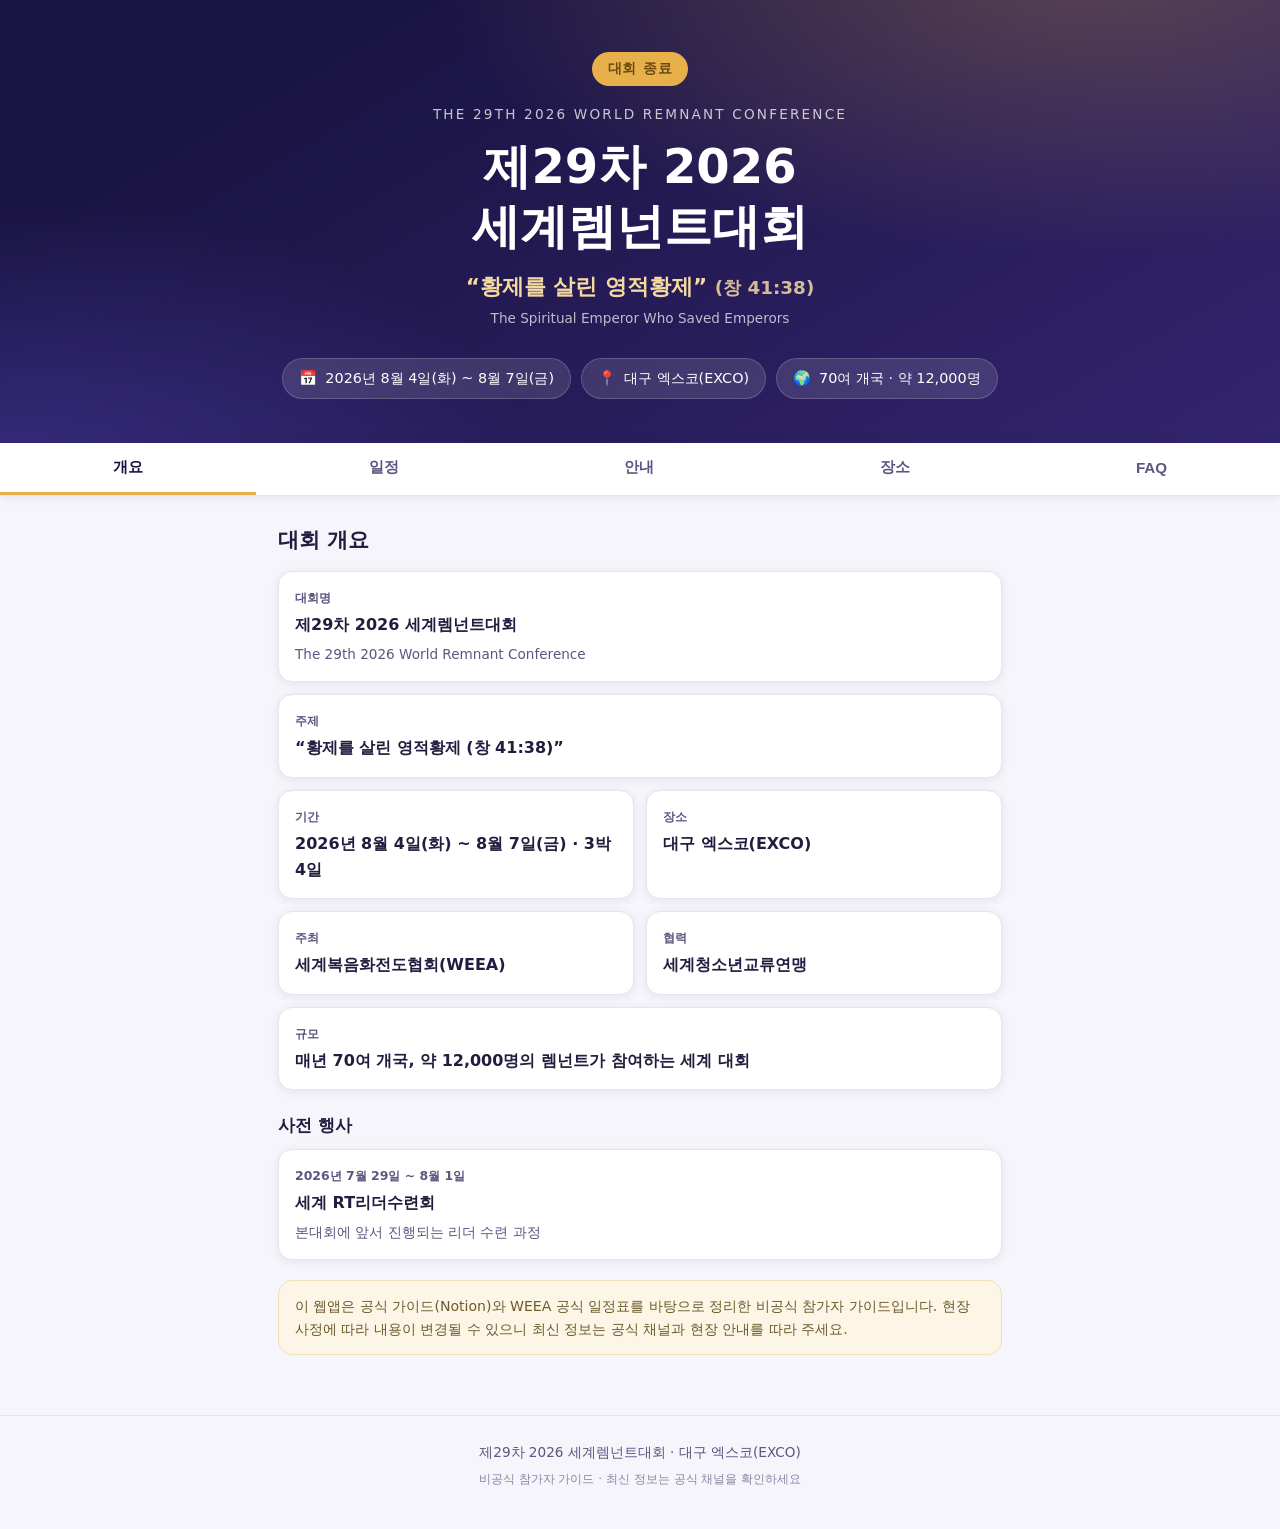
<file: index.html>
<!DOCTYPE html>
<html lang="ko">
<head>
  <meta charset="UTF-8" />
  <meta name="viewport" content="width=device-width, initial-scale=1.0" />
  <title>2026 세계렘넌트대회 가이드</title>
  <meta name="description" content="제29차 2026 세계렘넌트대회(WRC) 참가자 가이드 — 일정, 등록 안내, 장소, FAQ" />
  <meta name="theme-color" content="#1a1443" />
  <link rel="stylesheet" href="css/style.css" />
  <link rel="icon" href="data:image/svg+xml,<svg xmlns='http://www.w3.org/2000/svg' viewBox='0 0 100 100'><text y='.9em' font-size='90'>🌍</text></svg>" />
</head>
<body>
  <header class="hero" id="home">
    <div class="hero-inner">
      <p class="hero-badge" id="dday-badge">D-DAY</p>
      <p class="hero-sub">The 29th 2026 World Remnant Conference</p>
      <h1>제29차 2026<br />세계렘넌트대회</h1>
      <p class="hero-theme">“황제를 살린 영적황제” <span class="hero-verse">(창 41:38)</span></p>
      <p class="hero-theme-en">The Spiritual Emperor Who Saved Emperors</p>
      <div class="hero-facts">
        <div class="fact">
          <span class="fact-icon">📅</span>
          <span id="fact-period">2026. 8. 4(화) ~ 8. 7(금)</span>
        </div>
        <div class="fact">
          <span class="fact-icon">📍</span>
          <span id="fact-venue">대구 엑스코(EXCO)</span>
        </div>
        <div class="fact">
          <span class="fact-icon">🌍</span>
          <span id="fact-scale">70여 개국 · 약 12,000명</span>
        </div>
      </div>
    </div>
  </header>

  <nav class="tabs" id="tabs">
    <button class="tab active" data-panel="panel-overview">개요</button>
    <button class="tab" data-panel="panel-schedule">일정</button>
    <button class="tab" data-panel="panel-guide">안내</button>
    <button class="tab" data-panel="panel-venue">장소</button>
    <button class="tab" data-panel="panel-info">FAQ</button>
  </nav>

  <main>
    <!-- 개요 -->
    <section class="panel active" id="panel-overview">
      <h2>대회 개요</h2>
      <div class="cards" id="overview-cards"></div>
      <h3>사전 행사</h3>
      <div id="pre-events"></div>
      <div class="notice" id="disclaimer"></div>
    </section>

    <!-- 일정 -->
    <section class="panel" id="panel-schedule">
      <h2>일정 <span class="badge-soft" id="schedule-badge"></span></h2>
      <div class="day-nav" id="day-nav"></div>
      <div id="schedule-list"></div>
      <h2>주요 프로그램</h2>
      <p class="section-sub">항목을 눌러 자세히 볼 수 있어요.</p>
      <div id="program-list"></div>
      <div class="notice">
        세부 시간표는 WEEA 공지사항의 <strong>「2026 WRC Schedule 일정표」 PDF</strong>가 기준입니다.
        <a href="https://www.weea.kr/notice?mod=document&pageid=1&uid=31775" target="_blank" rel="noopener">공식 일정표 보기 →</a>
      </div>
    </section>

    <!-- 대회 안내 (공식 가이드) -->
    <section class="panel" id="panel-guide">
      <h2>긴급 연락처</h2>
      <div class="emergency" id="emergency"></div>
      <h2>대회 안내</h2>
      <p class="section-sub">공식 가이드 내용입니다. 항목을 눌러 펼쳐 보세요.</p>
      <div id="guide-list"></div>
    </section>

    <!-- 장소 -->
    <section class="panel" id="panel-venue">
      <h2>오시는 길</h2>
      <div class="venue-card" id="venue-card"></div>
      <h3>주요 장소</h3>
      <div id="venue-places"></div>
      <h3>장소 약도</h3>
      <p class="section-sub">이미지를 누르면 크게 볼 수 있어요.</p>
      <div class="maps" id="venue-maps"></div>
      <h3>이동 팁</h3>
      <ul class="tips" id="venue-tips"></ul>
    </section>

    <!-- 안내·FAQ -->
    <section class="panel" id="panel-info">
      <h2>준비물 체크리스트</h2>
      <ul class="checklist" id="checklist"></ul>
      <h2>자주 묻는 질문</h2>
      <div id="faq-list"></div>
      <h2>공식 링크</h2>
      <div class="links" id="official-links"></div>
    </section>
  </main>

  <footer>
    <p id="footer-note"></p>
    <p class="footer-small">비공식 참가자 가이드 · 최신 정보는 공식 채널을 확인하세요</p>
  </footer>

  <script src="js/data.js"></script>
  <script src="js/app.js"></script>
</body>
</html>
</file>
<file: css/style.css>
:root {
  --bg: #f6f5fb;
  --surface: #ffffff;
  --ink: #221d3f;
  --ink-soft: #5c5680;
  --line: #e6e3f2;
  --primary: #1a1443;
  --primary-2: #33246e;
  --accent: #e8b04b;
  --accent-ink: #6b4c0d;
  --blue: #3b6fd4;
  --green: #3d9a6c;
  --radius: 14px;
  --shadow: 0 2px 10px rgba(26, 20, 67, 0.08);
}

* { margin: 0; padding: 0; box-sizing: border-box; }

html { scroll-behavior: smooth; }

body {
  font-family: 'Pretendard', 'Apple SD Gothic Neo', 'Noto Sans KR', system-ui, sans-serif;
  background: var(--bg);
  color: var(--ink);
  line-height: 1.6;
  -webkit-font-smoothing: antialiased;
}

/* ---------- Hero ---------- */
.hero {
  background:
    radial-gradient(1100px 500px at 85% -10%, rgba(232, 176, 75, 0.28), transparent 60%),
    radial-gradient(900px 480px at 0% 110%, rgba(90, 76, 200, 0.4), transparent 60%),
    linear-gradient(150deg, var(--primary) 20%, var(--primary-2) 100%);
  color: #fff;
  padding: 52px 20px 44px;
  text-align: center;
}

.hero-inner { max-width: 760px; margin: 0 auto; }

.hero-badge {
  display: inline-block;
  background: var(--accent);
  color: var(--accent-ink);
  font-weight: 800;
  font-size: 0.85rem;
  letter-spacing: 0.06em;
  padding: 6px 16px;
  border-radius: 999px;
  margin-bottom: 18px;
}

.hero-sub {
  font-size: 0.85rem;
  letter-spacing: 0.16em;
  text-transform: uppercase;
  opacity: 0.75;
  margin-bottom: 10px;
}

.hero h1 {
  font-size: clamp(1.9rem, 5.6vw, 3rem);
  font-weight: 800;
  line-height: 1.25;
  margin-bottom: 14px;
}

.hero-theme {
  font-size: clamp(1.05rem, 3vw, 1.35rem);
  color: #f3d9a2;
  font-weight: 600;
}

.hero-verse { font-size: 0.85em; opacity: 0.85; }

.hero-theme-en {
  font-size: 0.85rem;
  opacity: 0.7;
  margin: 4px 0 28px;
}

.hero-facts {
  display: flex;
  flex-wrap: wrap;
  justify-content: center;
  gap: 10px;
}

.fact {
  display: inline-flex;
  align-items: center;
  gap: 8px;
  background: rgba(255, 255, 255, 0.12);
  border: 1px solid rgba(255, 255, 255, 0.18);
  border-radius: 999px;
  padding: 8px 16px;
  font-size: 0.9rem;
  backdrop-filter: blur(4px);
}

/* ---------- Tabs ---------- */
.tabs {
  position: sticky;
  top: 0;
  z-index: 20;
  display: flex;
  overflow-x: auto;
  background: var(--surface);
  border-bottom: 1px solid var(--line);
  box-shadow: var(--shadow);
  -ms-overflow-style: none;
  scrollbar-width: none;
}
.tabs::-webkit-scrollbar { display: none; }

.tab {
  flex: 1 0 auto;
  min-width: 88px;
  padding: 14px 18px;
  border: none;
  background: none;
  font-size: 0.95rem;
  font-weight: 600;
  color: var(--ink-soft);
  cursor: pointer;
  border-bottom: 3px solid transparent;
  transition: color 0.15s, border-color 0.15s;
}

.tab.active {
  color: var(--primary);
  border-bottom-color: var(--accent);
}

/* ---------- Panels ---------- */
main { max-width: 760px; margin: 0 auto; padding: 28px 18px 60px; }

.panel { display: none; }
.panel.active { display: block; animation: fadeIn 0.25s ease; }

@keyframes fadeIn {
  from { opacity: 0; transform: translateY(6px); }
  to { opacity: 1; transform: none; }
}

h2 { font-size: 1.3rem; margin: 26px 0 14px; }
h2:first-child { margin-top: 0; }
h3 { font-size: 1.05rem; margin: 22px 0 10px; }

/* ---------- Cards ---------- */
.cards { display: grid; grid-template-columns: 1fr 1fr; gap: 12px; }

.card {
  background: var(--surface);
  border: 1px solid var(--line);
  border-radius: var(--radius);
  padding: 16px;
  box-shadow: var(--shadow);
}

.card.wide { grid-column: 1 / -1; }

.card .card-label {
  font-size: 0.78rem;
  color: var(--ink-soft);
  font-weight: 600;
  margin-bottom: 4px;
}

.card .card-value { font-weight: 700; font-size: 1rem; }
.card .card-desc { font-size: 0.85rem; color: var(--ink-soft); margin-top: 6px; }

/* ---------- Notice ---------- */
.notice {
  margin-top: 20px;
  background: #fdf6e7;
  border: 1px solid #f0dfb6;
  border-radius: var(--radius);
  padding: 14px 16px;
  font-size: 0.88rem;
  color: #6b5a2b;
}

.notice a { color: #9a6c00; font-weight: 700; }

/* ---------- Schedule ---------- */
.badge-soft {
  display: inline-block;
  vertical-align: middle;
  font-size: 0.72rem;
  font-weight: 700;
  padding: 3px 10px;
  border-radius: 999px;
  background: #efeaf8;
  color: #6a52b3;
  margin-left: 6px;
}

.day-nav { display: flex; gap: 8px; overflow-x: auto; padding-bottom: 6px; margin-bottom: 14px; }

.day-btn {
  flex: 0 0 auto;
  border: 1px solid var(--line);
  background: var(--surface);
  border-radius: 999px;
  padding: 7px 14px;
  font-size: 0.85rem;
  font-weight: 600;
  color: var(--ink-soft);
  cursor: pointer;
}

.day-btn.active { background: var(--primary); border-color: var(--primary); color: #fff; }

.day-block {
  background: var(--surface);
  border: 1px solid var(--line);
  border-radius: var(--radius);
  box-shadow: var(--shadow);
  margin-bottom: 14px;
  overflow: hidden;
}

.day-head {
  display: flex;
  align-items: baseline;
  gap: 10px;
  padding: 14px 16px;
  background: linear-gradient(90deg, #f2effc, #faf9ff);
  border-bottom: 1px solid var(--line);
}

.day-head .day-label { font-weight: 800; color: var(--primary); }
.day-head .day-date { font-size: 0.85rem; color: var(--ink-soft); }
.day-head .day-headline { margin-left: auto; font-size: 0.85rem; font-weight: 700; color: #6a52b3; }

.day-today {
  font-size: 0.7rem;
  font-weight: 800;
  color: #fff;
  background: var(--accent);
  border-radius: 999px;
  padding: 2px 9px;
}

.sch-item { display: flex; gap: 14px; padding: 12px 16px; border-bottom: 1px solid var(--line); }
.sch-item:last-child { border-bottom: none; }

.sch-time {
  flex: 0 0 52px;
  font-size: 0.82rem;
  font-weight: 700;
  color: #6a52b3;
  padding-top: 2px;
}

.sch-name { font-weight: 600; font-size: 0.95rem; }
.sch-meta { font-size: 0.82rem; color: var(--ink-soft); }

/* ---------- Venue ---------- */
.venue-card {
  background: var(--surface);
  border: 1px solid var(--line);
  border-radius: var(--radius);
  box-shadow: var(--shadow);
  padding: 20px;
}

.venue-card h3 { margin: 0 0 8px; font-size: 1.2rem; }
.venue-card p { font-size: 0.92rem; color: var(--ink-soft); margin-bottom: 4px; }

.map-links { display: flex; flex-wrap: wrap; gap: 8px; margin-top: 14px; }

.map-links a {
  text-decoration: none;
  font-size: 0.85rem;
  font-weight: 700;
  color: var(--primary);
  background: #efeaf8;
  border-radius: 999px;
  padding: 8px 16px;
}

.tips { list-style: none; }
.tips li {
  background: var(--surface);
  border: 1px solid var(--line);
  border-radius: 10px;
  padding: 11px 14px;
  margin-bottom: 8px;
  font-size: 0.9rem;
}
.tips li::before { content: '💡 '; }

/* ---------- Checklist ---------- */
.checklist { list-style: none; }

.checklist li {
  display: flex;
  align-items: center;
  gap: 10px;
  background: var(--surface);
  border: 1px solid var(--line);
  border-radius: 10px;
  padding: 11px 14px;
  margin-bottom: 8px;
  font-size: 0.92rem;
  cursor: pointer;
  user-select: none;
}

.checklist li .box {
  flex: 0 0 20px;
  height: 20px;
  border: 2px solid #c9c3e2;
  border-radius: 6px;
  display: inline-flex;
  align-items: center;
  justify-content: center;
  font-size: 0.75rem;
  color: #fff;
}

.checklist li.done { opacity: 0.55; }
.checklist li.done .box { background: var(--green); border-color: var(--green); }
.checklist li.done .label { text-decoration: line-through; }

/* ---------- FAQ ---------- */
.faq-item {
  background: var(--surface);
  border: 1px solid var(--line);
  border-radius: var(--radius);
  margin-bottom: 10px;
  overflow: hidden;
}

.faq-q {
  width: 100%;
  text-align: left;
  border: none;
  background: none;
  padding: 14px 16px;
  font-size: 0.95rem;
  font-weight: 700;
  color: var(--ink);
  cursor: pointer;
  display: flex;
  justify-content: space-between;
  gap: 10px;
}

.faq-q::after { content: '▾'; color: var(--ink-soft); transition: transform 0.2s; }
.faq-item.open .faq-q::after { transform: rotate(180deg); }

.faq-a {
  display: none;
  padding: 0 16px 14px;
  font-size: 0.9rem;
  color: var(--ink-soft);
}

.faq-item.open .faq-a { display: block; }

/* ---------- Links ---------- */
.links { display: grid; gap: 10px; }

.links a {
  display: block;
  text-decoration: none;
  background: var(--surface);
  border: 1px solid var(--line);
  border-radius: var(--radius);
  padding: 14px 16px;
  box-shadow: var(--shadow);
}

.links a .link-name { font-weight: 700; color: var(--primary); }
.links a .link-desc { font-size: 0.85rem; color: var(--ink-soft); }
.links a .link-url { font-size: 0.78rem; color: #9a93bd; word-break: break-all; }

/* ---------- 대회 안내 ---------- */
.section-sub { font-size: 0.85rem; color: var(--ink-soft); margin: -6px 0 12px; }

.emergency {
  display: grid;
  grid-template-columns: repeat(auto-fit, minmax(140px, 1fr));
  gap: 10px;
}

.em-card {
  display: flex;
  flex-direction: column;
  gap: 2px;
  text-decoration: none;
  background: linear-gradient(135deg, #fff4f2, #fdeeee);
  border: 1px solid #f3cfc9;
  border-radius: var(--radius);
  padding: 12px 14px;
}

.em-label { font-size: 0.78rem; font-weight: 700; color: #b3402f; }
.em-value { font-size: 0.95rem; font-weight: 800; color: #7c2417; }

.guide-item .faq-q { font-size: 1rem; }

.prog-when {
  display: block;
  font-size: 0.76rem;
  font-weight: 600;
  color: var(--ink-soft);
  margin-top: 3px;
}

.guide-h {
  font-size: 0.9rem;
  color: var(--primary);
  margin: 12px 0 6px;
}

.guide-items { padding-left: 18px; margin-bottom: 10px; }
.guide-items li { font-size: 0.88rem; color: var(--ink); margin-bottom: 6px; }

.guide-contacts {
  background: #f4f2fb;
  border-radius: 10px;
  padding: 10px 12px;
  font-size: 0.84rem;
  color: #4b3f7a;
  margin-bottom: 10px;
}

.guide-contacts div { margin-bottom: 2px; }

/* ---------- 주요 장소 / 약도 ---------- */
.places {
  background: var(--surface);
  border: 1px solid var(--line);
  border-radius: var(--radius);
  box-shadow: var(--shadow);
  overflow: hidden;
}

.place-row {
  display: flex;
  justify-content: space-between;
  gap: 12px;
  padding: 11px 14px;
  border-bottom: 1px solid var(--line);
  font-size: 0.88rem;
}

.place-row:last-child { border-bottom: none; }
.place-name { color: var(--ink); }
.place-where { font-weight: 700; color: var(--primary); white-space: nowrap; }

.maps { display: grid; gap: 14px; }

.map-fig {
  background: var(--surface);
  border: 1px solid var(--line);
  border-radius: var(--radius);
  box-shadow: var(--shadow);
  overflow: hidden;
}

.map-fig img { display: block; width: 100%; height: auto; }

.map-fig figcaption {
  padding: 10px 14px;
  font-size: 0.85rem;
  font-weight: 600;
  color: var(--ink-soft);
}

/* ---------- Footer ---------- */
footer {
  border-top: 1px solid var(--line);
  padding: 26px 18px 40px;
  text-align: center;
  color: var(--ink-soft);
  font-size: 0.85rem;
}

.footer-small { margin-top: 6px; font-size: 0.75rem; opacity: 0.7; }

@media (max-width: 520px) {
  .cards { grid-template-columns: 1fr; }
  .day-head .day-headline { display: none; }
}
</file>
